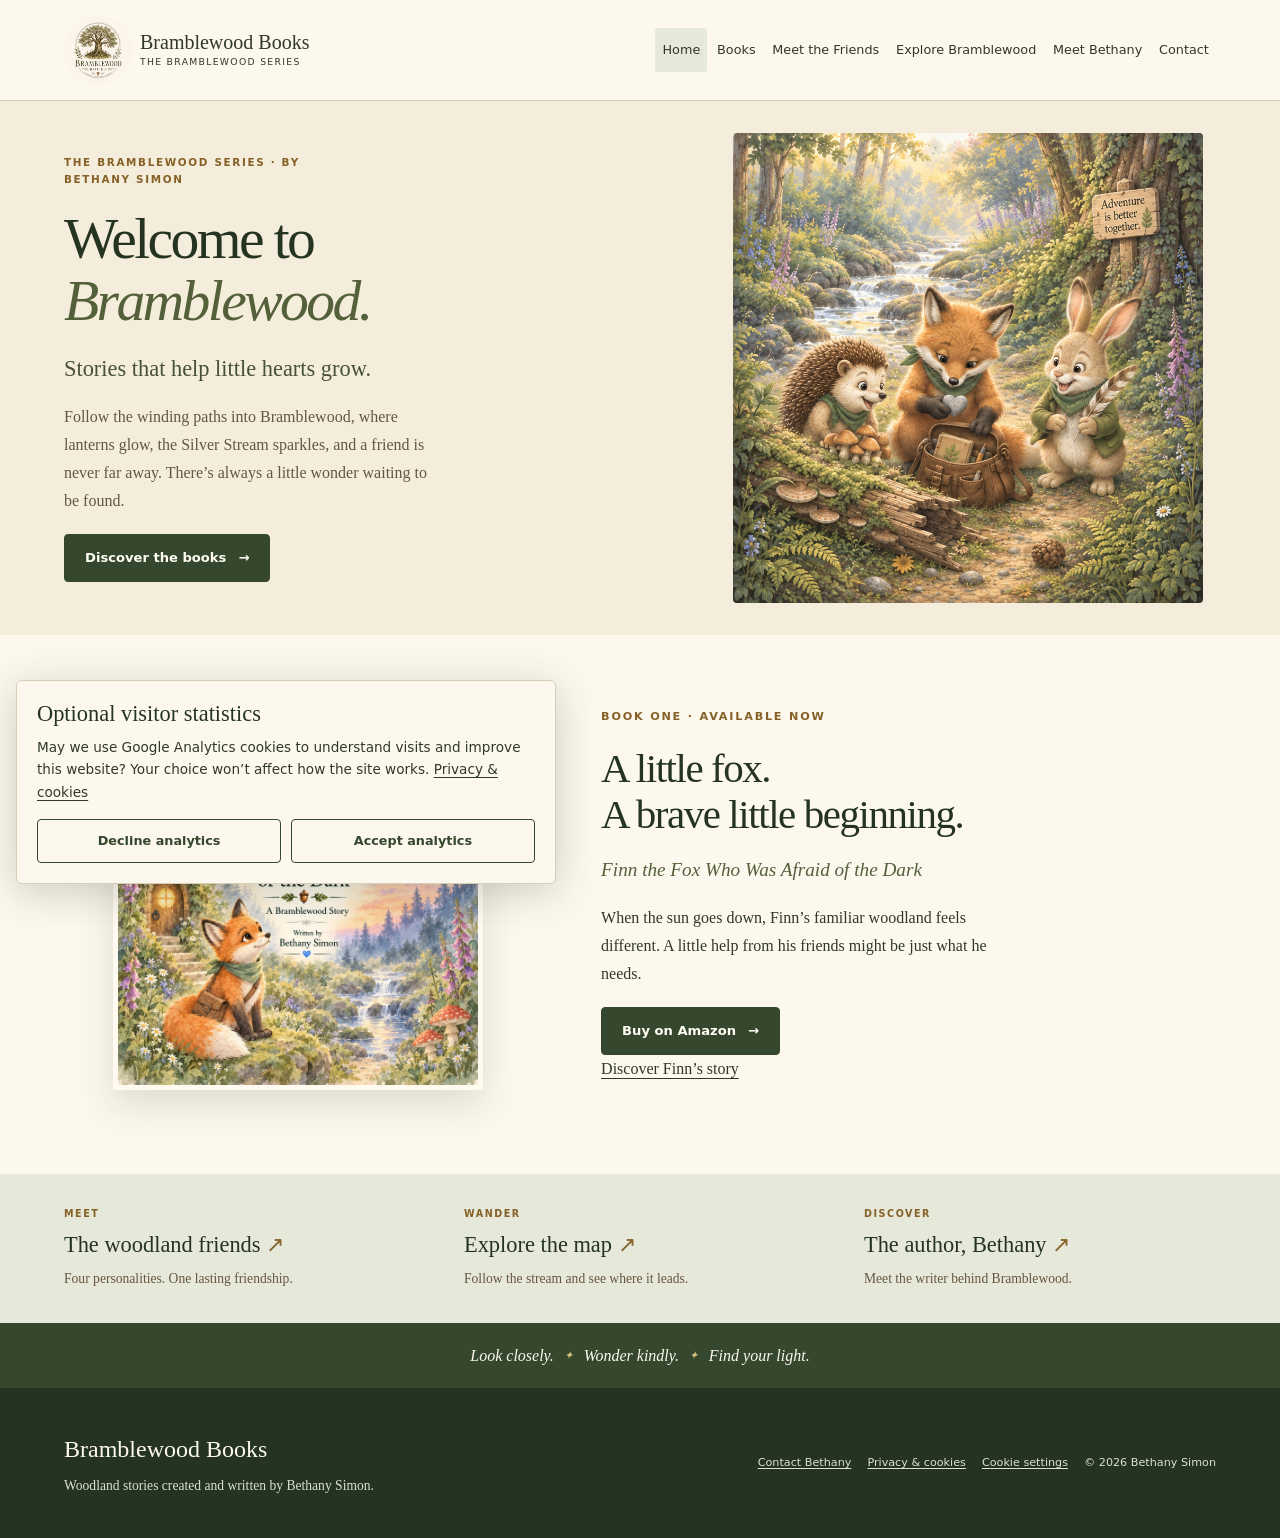
<file: index.html>
<!doctype html>
<html lang="en">
<head>
<meta charset="utf-8">
<meta name="viewport" content="width=device-width,initial-scale=1">
<meta name="theme-color" content="#234c37">
<link rel="stylesheet" href="styles.css?v=analytics-1">
<meta name="description" content="Discover Bramblewood Books by Bethany Simon: illustrated children’s woodland stories featuring Finn the Fox, Harry, Pip and Olive. Stories that help little hearts grow.">
<title>Bramblewood Books | Children’s Woodland Stories by Bethany Simon</title>
<style>
/* Homepage-only design: kept here so this update requires just index.html. */
.home-page .woodland-welcome{display:grid;background:#f5eddb;isolation:isolate}
.home-page .welcome-copy{padding:2.75rem var(--gutter) 2rem;align-self:center;min-width:0}
.home-page .welcome-copy .kicker{font-size:.65rem;line-height:1.7;max-width:35ch}
.home-page h1{font-size:clamp(2.8rem,4.5vw,4.5rem);letter-spacing:-.045em;line-height:1.08;margin:1rem 0 1.25rem}
.home-page h1 em{font-weight:400;color:#53603a}
.home-page .welcome-tagline{font-size:clamp(1.15rem,2vw,1.4rem);line-height:1.4;color:#465136}
.home-page .welcome-copy>p:not(.kicker):not(.welcome-tagline){max-width:46ch;color:var(--brown);font-size:1rem}
.home-page .welcome-copy .welcome-byline{font-style:italic;font-size:.8rem!important;margin:1rem 0 0}
.home-page .btn{gap:.75rem}
.home-page .welcome-illustration{overflow:hidden;min-width:0;position:relative;aspect-ratio:1.25}
.home-page .welcome-illustration img{position:absolute;inset:0;width:100%;height:100%;object-fit:cover;object-position:right}
.home-page .woodland-paths{display:grid;padding:1rem var(--gutter);background:#e6e8d9;gap:0}
.home-page .woodland-paths a{display:block;padding:1.2rem 0;text-decoration:none;border-bottom:1px solid #bbc1ac}
.home-page .woodland-paths a:last-child{border:0}
.home-page .woodland-paths .kicker{display:block;font-size:.6rem;margin:0 0 .45rem}
.home-page .woodland-paths strong{display:block;font-size:1.25rem;line-height:1.3;font-weight:400;color:var(--deep)}
.home-page .woodland-paths strong span{color:var(--gold);white-space:nowrap}
.home-page .woodland-paths a>span:last-child{display:block;font-size:.85rem;color:var(--brown);margin-top:.5rem}
.home-page .woodland-paths a:hover strong{text-decoration:underline;text-underline-offset:.2em}
.home-page .home-book{display:grid;gap:2.5rem;padding:3.5rem var(--gutter);max-width:1260px;margin:auto;align-items:center}
.home-page .home-book-cover{display:block;max-width:370px;width:85%;justify-self:center;box-shadow:0 15px 35px #30382725;transform:none;aspect-ratio:1/1;border:5px solid #fffaf0}
.home-page h2{font-size:clamp(2rem,3.2vw,3.1rem)}
.home-page .book-name{font-style:italic;font-size:1.2rem;color:#53603a;line-height:1.5}
.home-page .home-book-copy>p:not(.kicker){max-width:49ch}
.home-page .home-world{display:grid;gap:2rem;padding:3rem var(--gutter);background:#eee9d9;align-items:center}
.home-page .home-world-copy{max-width:520px}
.home-page .home-map-link{display:block;text-decoration:none;min-width:0;background:var(--paper);border:1px solid var(--line);padding:.5rem}
.home-page .home-map-link img{width:100%;height:auto}
.home-page .home-map-link>span{display:block;padding:.65rem;font-size:.8rem;text-align:center}
.home-page .home-map-link:hover>span{text-decoration:underline}
.home-page .home-author{padding:3.5rem var(--gutter);text-align:center;max-width:830px;margin:auto}
.home-page .home-flourish{display:block;font-size:2.5rem;color:var(--gold);margin-bottom:.5rem}
.home-page .home-author>p:not(.kicker){font-size:1.15rem;font-style:italic}
.home-page .home-author>a{display:inline-flex;align-items:center;gap:.5rem;min-height:44px;font-size:.9rem}
@media(min-width:650px){.home-page .woodland-paths{grid-template-columns:repeat(3,minmax(0,1fr));gap:1.5rem;padding-block:1.5rem}.home-page .woodland-paths a{border:0;padding:.5rem 0}.home-page .woodland-paths strong{font-size:1.15rem}.home-page .woodland-welcome{grid-template-columns:1.05fr 1fr}.home-page .welcome-illustration{aspect-ratio:auto;min-height:490px}.home-page .welcome-copy{padding-block:3rem}.home-page h1{font-size:clamp(2.7rem,4.5vw,4.5rem)}.home-page .home-book{grid-template-columns:minmax(0,.85fr) minmax(0,1.15fr);padding-block:4.5rem}.home-page .home-book-cover{width:95%}}
@media(min-width:1000px){.home-page .welcome-copy{padding-left:max(var(--gutter),calc((100vw - 1280px)/2));padding-right:3rem}.home-page .welcome-illustration{min-height:540px}.home-page .woodland-paths{padding-inline:max(var(--gutter),calc((100vw - 1280px)/2));gap:3rem}.home-page .woodland-paths strong{font-size:1.4rem}.home-page .home-world{grid-template-columns:minmax(0,.8fr) minmax(0,1.2fr);gap:4rem;padding-block:4rem;padding-inline:max(var(--gutter),calc((100vw - 1280px)/2))}.home-page .home-book{gap:5rem}}

/* Give the welcome illustration breathing room at every screen size. */
.home-page .welcome-illustration{width:calc(100% - 2 * var(--gutter));max-width:470px;min-height:0;aspect-ratio:1/1;align-self:center;justify-self:center;margin:0 0 2rem;border-radius:4px}
@media(min-width:650px){.home-page .welcome-illustration{width:85%;min-height:0;aspect-ratio:1/1;margin:2rem 0}}

.home-page .home-book-cover img{width:100%;height:auto;aspect-ratio:1/1;object-fit:contain}
</style>
<link rel="canonical" href="https://bramblewoodbooks.com/">
<script type="application/ld+json">{"@context": "https://schema.org", "@type": "WebSite", "name": "Bramblewood Books", "alternateName": "Bramblewood", "url": "https://bramblewoodbooks.com/"}</script>
</head>
<body>
<a class="skip-link" href="#main">Skip to content</a>
<header class="site-header">
  <a class="brand" href="index.html" aria-current="page">
    <img class="brand-logo" src="bramblewood-logo.jpg" width="1080" height="1080" alt="" decoding="async">
    <span><strong>Bramblewood Books</strong><small>The Bramblewood Series</small></span>
  </a>
  <button class="menu-toggle" type="button" aria-expanded="false" aria-controls="main-nav" hidden>Menu <span aria-hidden="true">☰</span></button>
  <nav id="main-nav" class="nav" aria-label="Main navigation">
    <a href="index.html" aria-current="page">Home</a>
    <a href="books.html">Books</a>
    <a href="friends.html">Meet the Friends</a>
    <a href="explore.html">Explore Bramblewood</a>
    <a href="about.html">Meet Bethany</a>
    <a href="contact.html">Contact</a>
  </nav>
</header>
<main id="main" class="home-page">
<section class="woodland-welcome" aria-labelledby="welcome-title">
  <div class="welcome-copy">
    <p class="kicker">THE BRAMBLEWOOD SERIES · BY BETHANY SIMON</p>
    <h1 id="welcome-title">Welcome to<br><em>Bramblewood.</em></h1>
    <p class="welcome-tagline">Stories that help little hearts grow.</p>
    <p>Follow the winding paths into Bramblewood, where lanterns glow, the Silver Stream sparkles, and a friend is never far away. There’s always a little wonder waiting to be found.</p>
    <a class="btn btn-primary" href="books.html">Discover the books <span aria-hidden="true">→</span></a>

  </div>
  <div class="welcome-illustration"><img src="woodland-adventure.png" width="1774" height="887" fetchpriority="high" decoding="async" alt="Harry, Finn and Pip discovering woodland treasures beside a sunlit stream."></div>
</section>

<section class="home-book" aria-labelledby="finn-title">
  <a class="home-book-cover" href="books.html"><img src="finn-cover-new-watercolor.webp" width="1254" height="1254" loading="lazy" decoding="async" alt="Discover Finn the Fox Who Was Afraid of the Dark, by Bethany Simon."></a>
  <div class="home-book-copy"><p class="kicker">BOOK ONE · AVAILABLE NOW</p><h2 id="finn-title">A little fox.<br>A brave little beginning.</h2><p class="book-name">Finn the Fox Who Was Afraid of the Dark</p><p>When the sun goes down, Finn’s familiar woodland feels different. A little help from his friends might be just what he needs.</p><a class="btn btn-primary" href="https://www.amazon.co.uk/dp/B0HK452TJD">Buy on Amazon <span aria-hidden="true">→</span></a><p><a href="books.html">Discover Finn’s story</a></p></div>
</section>

<nav class="woodland-paths" aria-label="More to discover">
<a href="friends.html"><span class="kicker">MEET</span><strong>The woodland friends <span aria-hidden="true">↗</span></strong><span>Four personalities. One lasting friendship.</span></a>
<a href="explore.html"><span class="kicker">WANDER</span><strong>Explore the map <span aria-hidden="true">↗</span></strong><span>Follow the stream and see where it leads.</span></a>
<a href="about.html"><span class="kicker">DISCOVER</span><strong>The author, Bethany <span aria-hidden="true">↗</span></strong><span>Meet the writer behind Bramblewood.</span></a>
</nav>
<div class="welcome-strip"><p>Look closely.</p><span>✦</span><p>Wonder kindly.</p><span>✦</span><p>Find your light.</p></div>
</main>
<footer>
  <div>
    <strong>Bramblewood Books</strong>
    <p>Woodland stories created and written by Bethany Simon.</p>
  </div>
  <div class="footer-right">
    <a href="contact.html">Contact Bethany</a>
    <a href="privacy.html">Privacy &amp; cookies</a>
    <button class="cookie-settings" type="button" data-analytics-settings hidden>Cookie settings</button>
    <span>© 2026 Bethany Simon</span>
  </div>
</footer>
<script src="script.js?v=concise-1"></script>
<aside id="analytics-choice" class="analytics-choice" aria-labelledby="analytics-heading" hidden>
<h2 id="analytics-heading">Optional visitor statistics</h2>
<p>May we use Google Analytics cookies to understand visits and improve this website? Your choice won’t affect how the site works. <a href="privacy.html">Privacy &amp; cookies</a></p>
<div class="analytics-buttons"><button type="button" data-analytics-choice="decline">Decline analytics</button><button type="button" data-analytics-choice="accept">Accept analytics</button></div>
</aside>
<script src="analytics.js?v=1" defer></script>
</body>
</html>
</file>
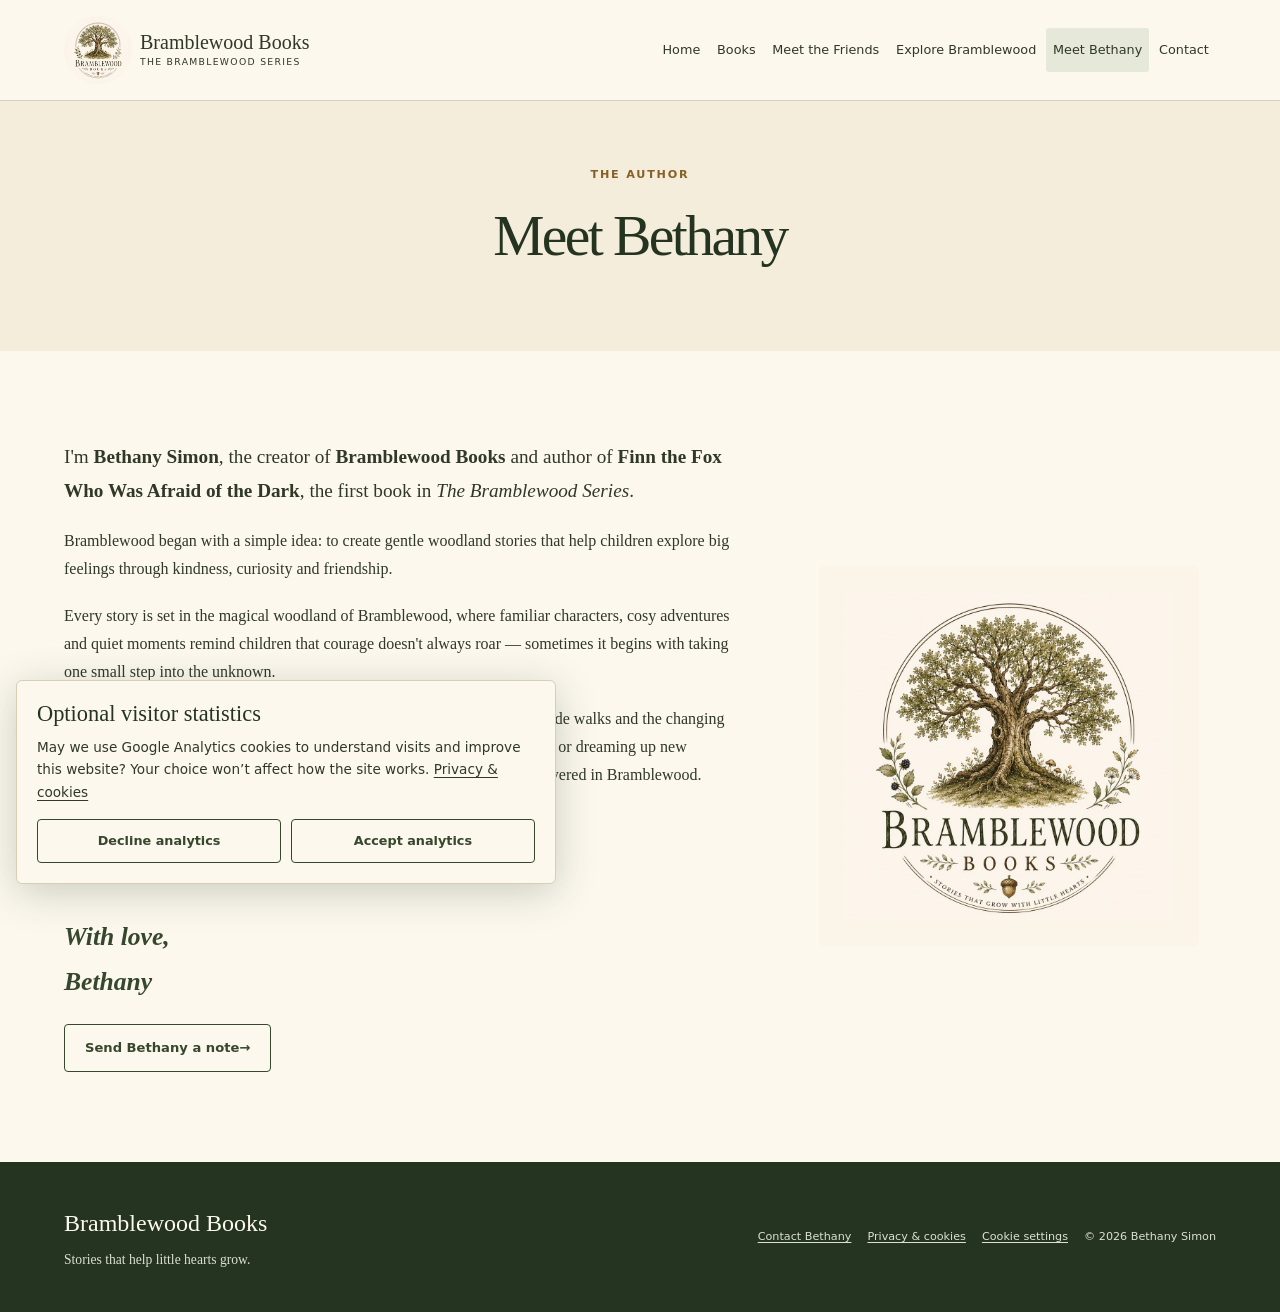
<file: about.html>
<!doctype html>
<html lang="en">
<head>
<meta charset="utf-8">
<meta name="viewport" content="width=device-width,initial-scale=1">
<meta name="theme-color" content="#234c37">
<link rel="stylesheet" href="styles.css?v=analytics-1">
<meta name="description" content="Meet Bethany Simon, creator of Bramblewood Books.">
<title>Meet Bethany | Bramblewood Books</title>
<link rel="canonical" href="https://bramblewoodbooks.com/about.html">
</head>
<body>
<a class="skip-link" href="#main">Skip to content</a>
<header class="site-header">
  <a class="brand" href="index.html">
    <img class="brand-logo" src="bramblewood-logo.jpg" width="1080" height="1080" alt="" decoding="async">
    <span><strong>Bramblewood Books</strong><small>The Bramblewood Series</small></span>
  </a>
  <button class="menu-toggle" type="button" aria-expanded="false" aria-controls="main-nav" hidden>Menu <span aria-hidden="true">☰</span></button>
  <nav id="main-nav" class="nav" aria-label="Main navigation">
    <a href="index.html">Home</a>
    <a href="books.html">Books</a>
    <a href="friends.html">Meet the Friends</a>
    <a href="explore.html">Explore Bramblewood</a>
    <a href="about.html" aria-current="page">Meet Bethany</a>
    <a href="contact.html">Contact</a>
  </nav>
</header>
<main id="main">

<section class="page-hero"><p class="kicker">THE AUTHOR</p><h1>Meet Bethany</h1></section>
<section class="section about-page">
<div class="author-copy">
<p>I'm <strong>Bethany Simon</strong>, the creator of <strong>Bramblewood Books</strong> and author of <strong>Finn the Fox Who Was Afraid of the Dark</strong>, the first book in <em>The Bramblewood Series</em>.</p>
<p>Bramblewood began with a simple idea: to create gentle woodland stories that help children explore big feelings through kindness, curiosity and friendship.</p>
<p>Every story is set in the magical woodland of Bramblewood, where familiar characters, cosy adventures and quiet moments remind children that courage doesn't always roar — sometimes it begins with taking one small step into the unknown.</p>
<p>I live in <strong>West Sussex</strong>, where I'm often inspired by nature, peaceful countryside walks and the changing seasons. When I'm not writing, you'll usually find me exploring the outdoors or dreaming up new adventures for Finn, Pip, Harry, Olive and all the friends waiting to be discovered in Bramblewood.</p>
<p>Thank you for visiting.</p>
<p>I hope you'll join us on many more woodland adventures.</p>
<p class="signoff"><strong>With love,<br>Bethany</strong></p>
<a class="btn btn-ghost" href="contact.html">Send Bethany a note <span aria-hidden="true">→</span></a>
</div>
<figure class="author-emblem"><img src="bramblewood-logo.jpg" width="1080" height="1080" alt="Bramblewood Books oak-tree emblem. Stories that grow with little hearts." loading="lazy"></figure>
</section>
</main>
<footer>
  <div>
    <strong>Bramblewood Books</strong>
    <p>Stories that help little hearts grow.</p>
  </div>
  <div class="footer-right">
    <a href="contact.html">Contact Bethany</a>
    <a href="privacy.html">Privacy &amp; cookies</a>
    <button class="cookie-settings" type="button" data-analytics-settings hidden>Cookie settings</button>
    <span>© 2026 Bethany Simon</span>
  </div>
</footer>
<script src="script.js?v=concise-1"></script>
<aside id="analytics-choice" class="analytics-choice" aria-labelledby="analytics-heading" hidden>
<h2 id="analytics-heading">Optional visitor statistics</h2>
<p>May we use Google Analytics cookies to understand visits and improve this website? Your choice won’t affect how the site works. <a href="privacy.html">Privacy &amp; cookies</a></p>
<div class="analytics-buttons"><button type="button" data-analytics-choice="decline">Decline analytics</button><button type="button" data-analytics-choice="accept">Accept analytics</button></div>
</aside>
<script src="analytics.js?v=1" defer></script>
</body>
</html>
</file>
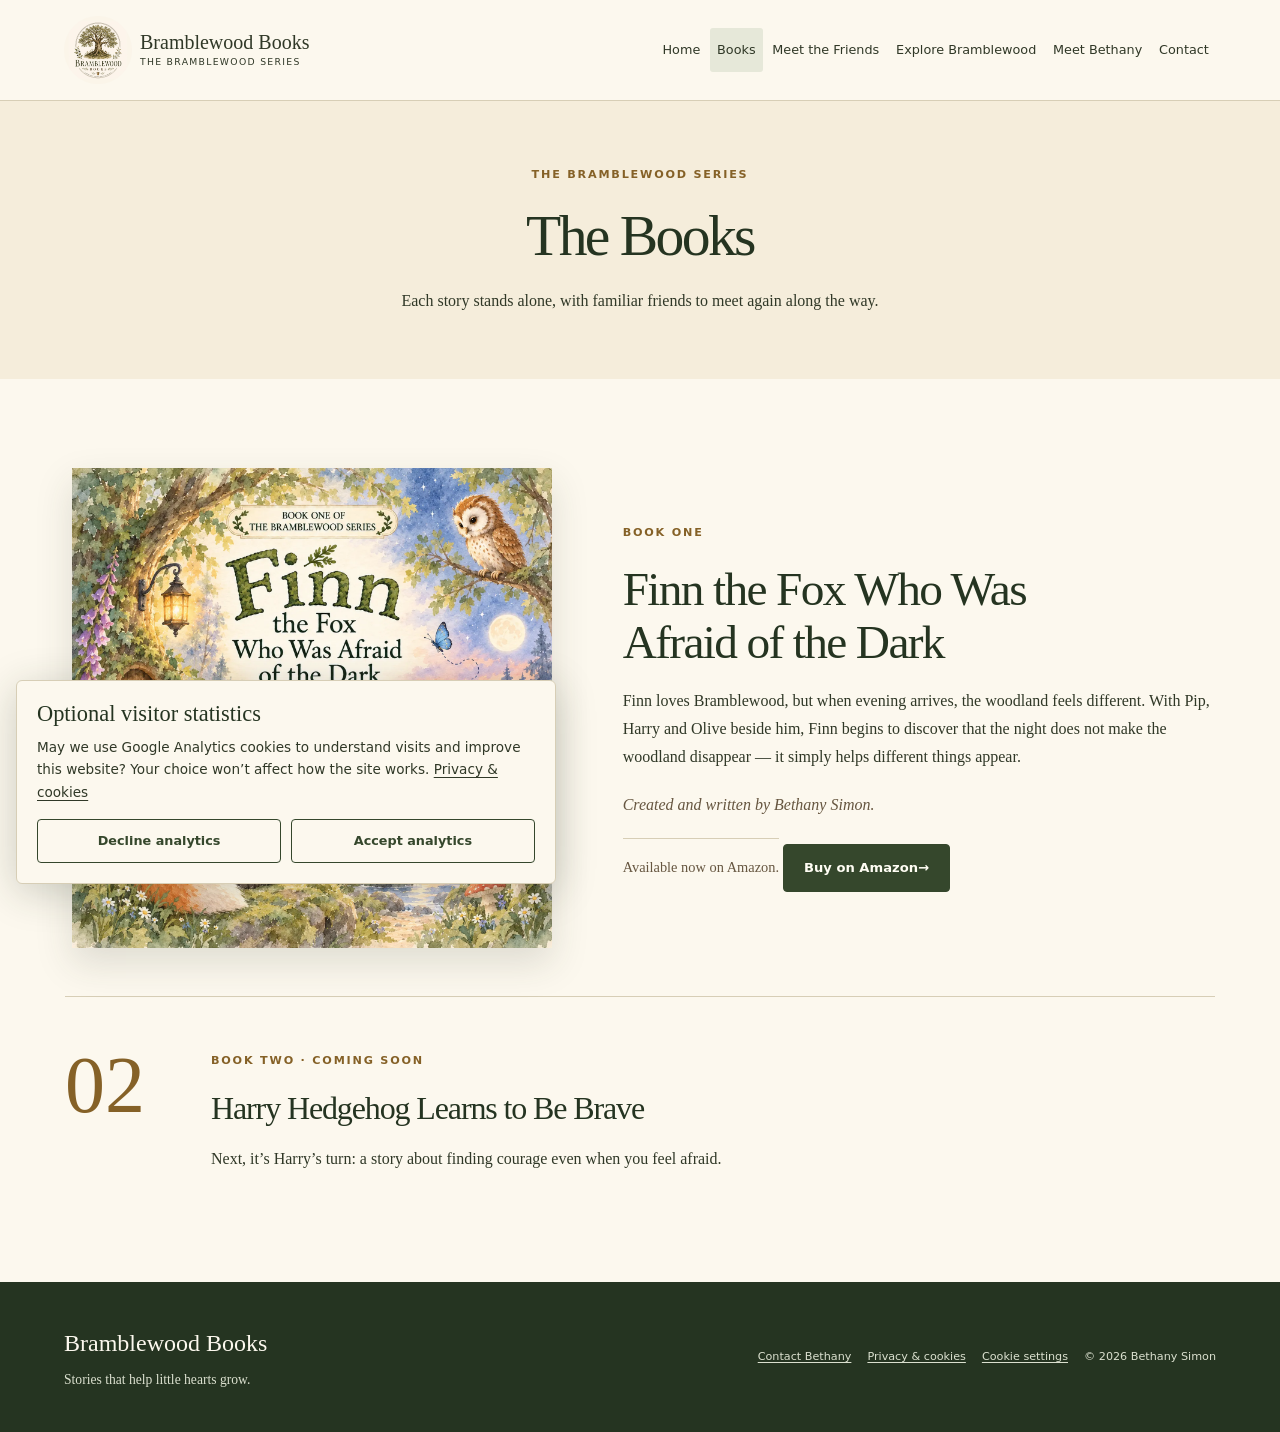
<file: books.html>
<!doctype html>
<html lang="en">
<head>
<meta charset="utf-8">
<meta name="viewport" content="width=device-width,initial-scale=1">
<meta name="theme-color" content="#234c37">
<link rel="stylesheet" href="styles.css?v=analytics-1">
<meta name="description" content="Discover the books in The Bramblewood Series by Bethany Simon.">
<title>Books | Bramblewood Books</title>
<link rel="canonical" href="https://bramblewoodbooks.com/books.html">
</head>
<body>
<a class="skip-link" href="#main">Skip to content</a>
<header class="site-header">
  <a class="brand" href="index.html">
    <img class="brand-logo" src="bramblewood-logo.jpg" width="1080" height="1080" alt="" decoding="async">
    <span><strong>Bramblewood Books</strong><small>The Bramblewood Series</small></span>
  </a>
  <button class="menu-toggle" type="button" aria-expanded="false" aria-controls="main-nav" hidden>Menu <span aria-hidden="true">☰</span></button>
  <nav id="main-nav" class="nav" aria-label="Main navigation">
    <a href="index.html">Home</a>
    <a href="books.html" aria-current="page">Books</a>
    <a href="friends.html">Meet the Friends</a>
    <a href="explore.html">Explore Bramblewood</a>
    <a href="about.html">Meet Bethany</a>
    <a href="contact.html">Contact</a>
  </nav>
</header>
<main id="main">

<section class="page-hero">
  <p class="kicker">THE BRAMBLEWOOD SERIES</p>
  <h1>The Books</h1>
  <p>Each story stands alone, with familiar friends to meet again along the way.</p>
</section>
<section class="section">
  <article class="book-card feature-card">
    <img src="finn-cover-new-watercolor.webp" width="1254" height="1254" decoding="async" fetchpriority="high" alt="Finn the Fox Who Was Afraid of the Dark">
    <div class="book-copy">
      <span class="tag">BOOK ONE</span>
      <h2>Finn the Fox Who Was Afraid of the Dark</h2>
      <p>Finn loves Bramblewood, but when evening arrives, the woodland feels different. With Pip, Harry and Olive beside him, Finn begins to discover that the night does not make the woodland disappear — it simply helps different things appear.</p>
      <p class="book-sub">Created and written by Bethany Simon.</p>
      <p class="availability">Available now on Amazon.</p>
      <a class="btn btn-primary" href="https://www.amazon.co.uk/dp/B0HK452TJD">Buy on Amazon <span aria-hidden="true">→</span></a>
    </div>
  </article>
  <article class="book-card next-card">
    <div class="next-number" aria-hidden="true">02</div>
    <div class="book-copy">
      <span class="tag">BOOK TWO · COMING SOON</span>
      <h2>Harry Hedgehog Learns to Be Brave</h2>
      <p>Next, it’s Harry’s turn: a story about finding courage even when you feel afraid.</p>
    </div>
  </article>
</section>

</main>
<footer>
  <div>
    <strong>Bramblewood Books</strong>
    <p>Stories that help little hearts grow.</p>
  </div>
  <div class="footer-right">
    <a href="contact.html">Contact Bethany</a>
    <a href="privacy.html">Privacy &amp; cookies</a>
    <button class="cookie-settings" type="button" data-analytics-settings hidden>Cookie settings</button>
    <span>© 2026 Bethany Simon</span>
  </div>
</footer>
<script src="script.js?v=concise-1"></script>
<aside id="analytics-choice" class="analytics-choice" aria-labelledby="analytics-heading" hidden>
<h2 id="analytics-heading">Optional visitor statistics</h2>
<p>May we use Google Analytics cookies to understand visits and improve this website? Your choice won’t affect how the site works. <a href="privacy.html">Privacy &amp; cookies</a></p>
<div class="analytics-buttons"><button type="button" data-analytics-choice="decline">Decline analytics</button><button type="button" data-analytics-choice="accept">Accept analytics</button></div>
</aside>
<script src="analytics.js?v=1" defer></script>
</body>
</html>
</file>
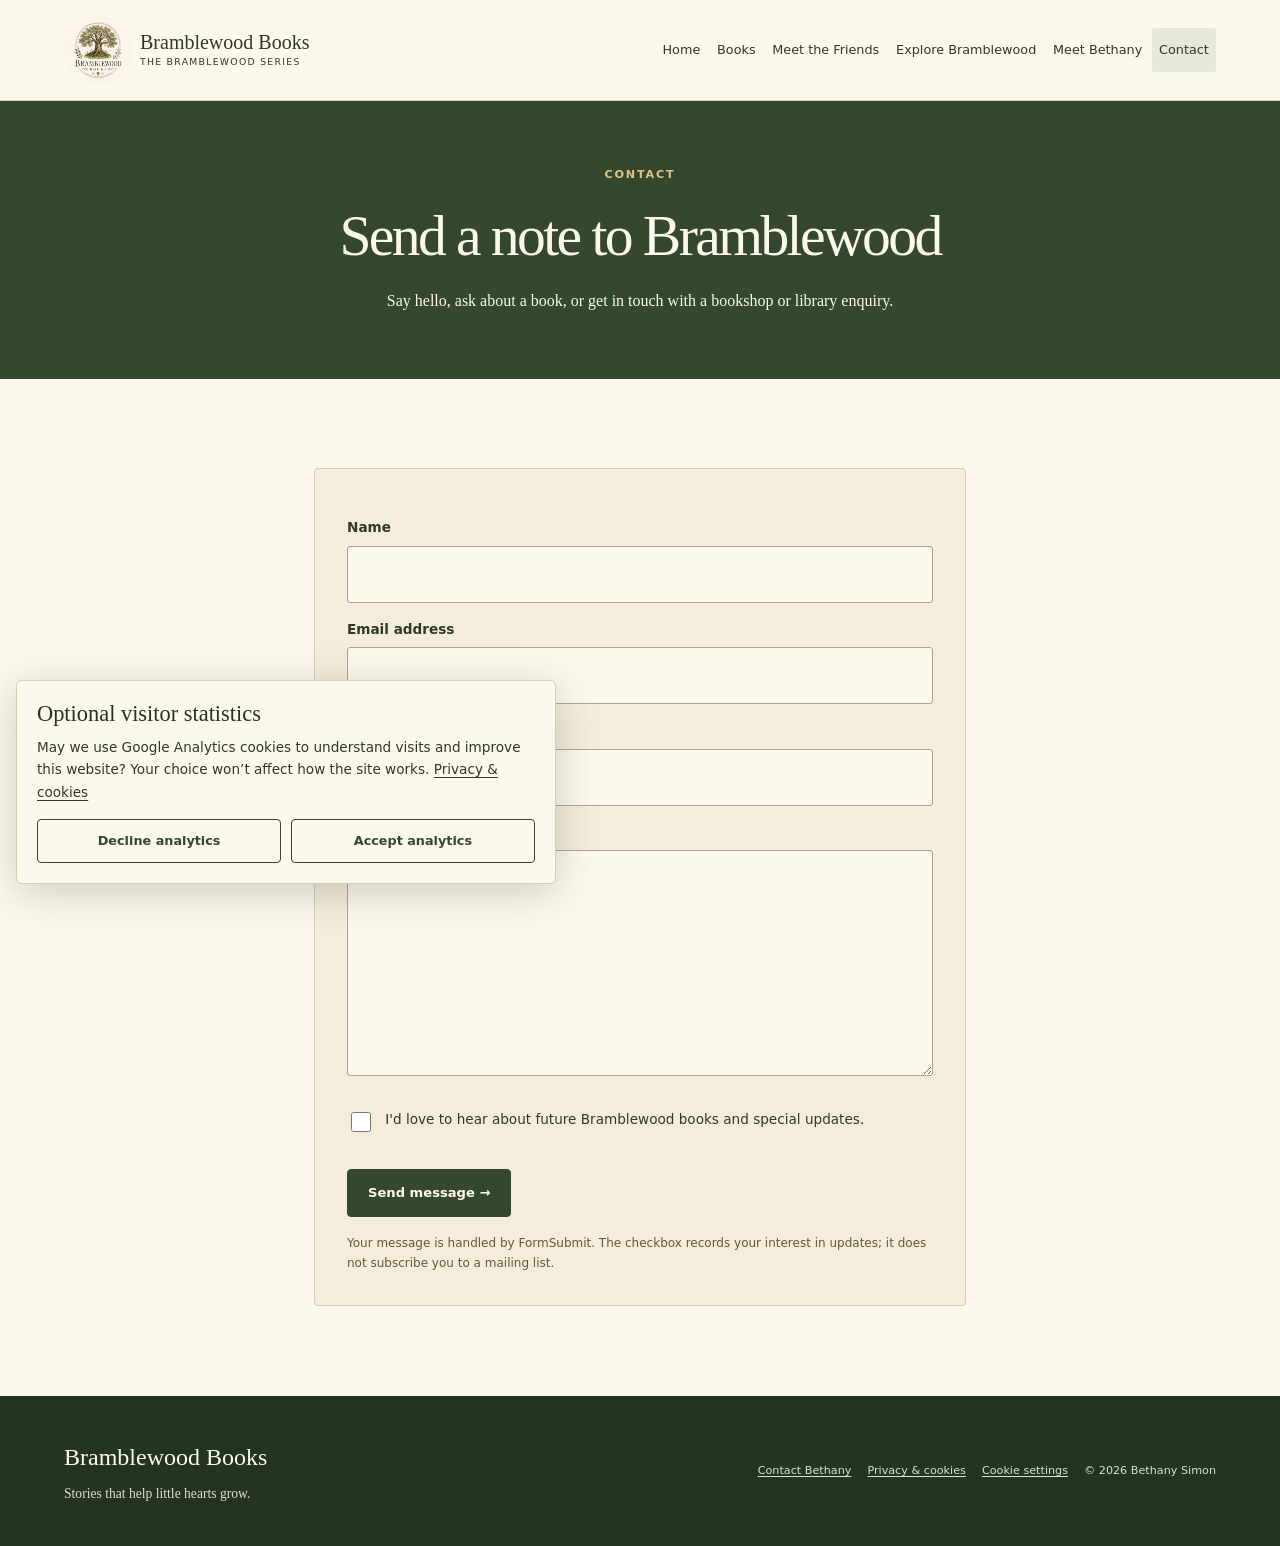
<file: contact.html>
<!doctype html>
<html lang="en">
<head>
<meta charset="utf-8">
<meta name="viewport" content="width=device-width,initial-scale=1">
<meta name="theme-color" content="#234c37">
<link rel="stylesheet" href="styles.css?v=analytics-1">
<meta name="description" content="Contact Bramblewood Books for reader, bookshop and library enquiries.">
<title>Contact | Bramblewood Books</title>
<link rel="canonical" href="https://bramblewoodbooks.com/contact.html">
</head>
<body>
<a class="skip-link" href="#main">Skip to content</a>
<header class="site-header">
  <a class="brand" href="index.html">
    <img class="brand-logo" src="bramblewood-logo.jpg" width="1080" height="1080" alt="" decoding="async">
    <span><strong>Bramblewood Books</strong><small>The Bramblewood Series</small></span>
  </a>
  <button class="menu-toggle" type="button" aria-expanded="false" aria-controls="main-nav" hidden>Menu <span aria-hidden="true">☰</span></button>
  <nav id="main-nav" class="nav" aria-label="Main navigation">
    <a href="index.html">Home</a>
    <a href="books.html">Books</a>
    <a href="friends.html">Meet the Friends</a>
    <a href="explore.html">Explore Bramblewood</a>
    <a href="about.html">Meet Bethany</a>
    <a href="contact.html" aria-current="page">Contact</a>
  </nav>
</header>
<main id="main">

<section class="page-hero dark">
  <p class="kicker">CONTACT</p>
  <h1>Send a note to Bramblewood</h1>
  <p>Say hello, ask about a book, or get in touch with a bookshop or library enquiry.</p>
</section>
<section class="section contact-grid">


  <form class="contact-form" action="https://formsubmit.co/bethany-simon@outlook.com" method="POST">
    <input type="hidden" name="_subject" value="New message from Bramblewood Books">
    <input type="hidden" name="_next" value="https://bramblewoodbooks.com/thanks.html">
    <input type="hidden" name="_captcha" value="true">
    <input type="text" name="_honey" style="display:none" tabindex="-1" autocomplete="off" aria-label="Leave this field empty">

    <label for="name">Name</label>
    <input id="name" name="name" type="text" autocomplete="name" required>

    <label for="email">Email address</label>
    <input id="email" name="email" type="email" autocomplete="email" required>

    <label for="subject">Subject</label>
    <input id="subject" name="subject" type="text" required>

    <label for="message">Your message</label>
    <textarea id="message" name="message" rows="7" required></textarea>

    <label class="checkbox-row">
      <input type="checkbox" name="newsletter_interest" value="Yes">
      <span>I'd love to hear about future Bramblewood books and special updates.</span>
    </label>

    <button class="btn btn-primary form-button" type="submit">Send message →</button>
    <p class="form-note">Your message is handled by FormSubmit. The checkbox records your interest in updates; it does not subscribe you to a mailing list.</p>
  </form>
</section>

</main>
<footer>
  <div>
    <strong>Bramblewood Books</strong>
    <p>Stories that help little hearts grow.</p>
  </div>
  <div class="footer-right">
    <a href="contact.html">Contact Bethany</a>
    <a href="privacy.html">Privacy &amp; cookies</a>
    <button class="cookie-settings" type="button" data-analytics-settings hidden>Cookie settings</button>
    <span>© 2026 Bethany Simon</span>
  </div>
</footer>
<script src="script.js?v=concise-1"></script>
<aside id="analytics-choice" class="analytics-choice" aria-labelledby="analytics-heading" hidden>
<h2 id="analytics-heading">Optional visitor statistics</h2>
<p>May we use Google Analytics cookies to understand visits and improve this website? Your choice won’t affect how the site works. <a href="privacy.html">Privacy &amp; cookies</a></p>
<div class="analytics-buttons"><button type="button" data-analytics-choice="decline">Decline analytics</button><button type="button" data-analytics-choice="accept">Accept analytics</button></div>
</aside>
<script src="analytics.js?v=1" defer></script>
</body>
</html>
</file>
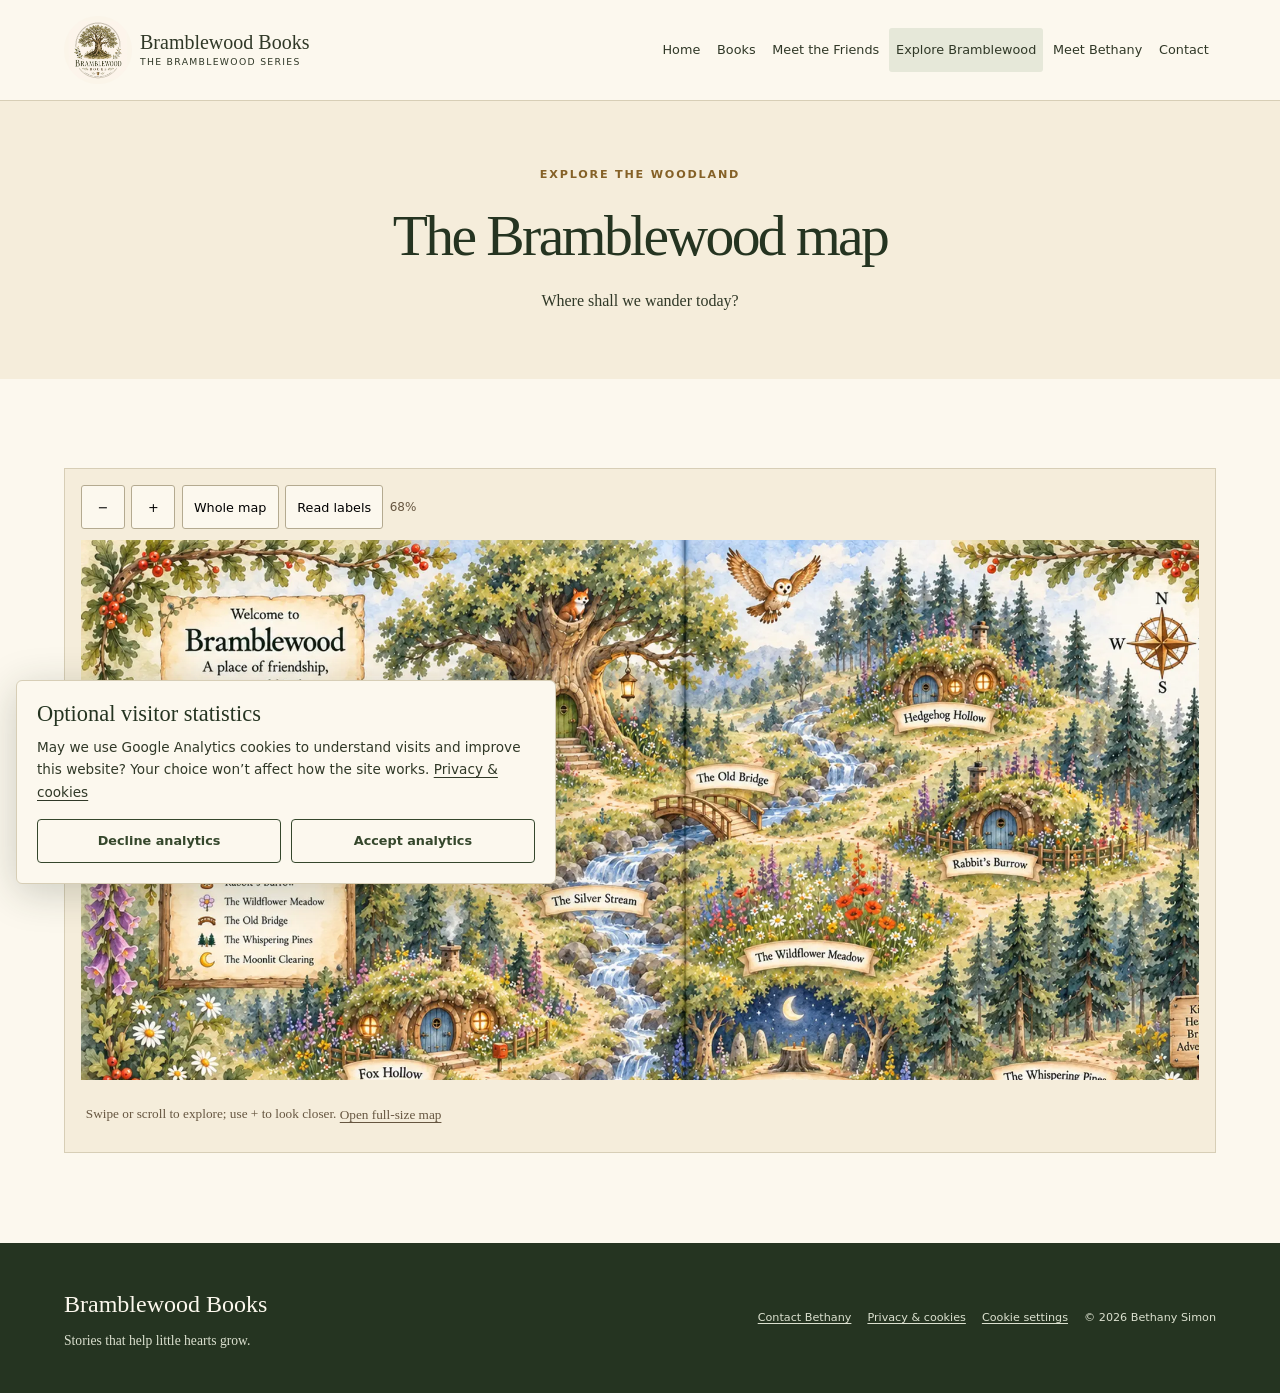
<file: explore.html>
<!doctype html>
<html lang="en">
<head>
<meta charset="utf-8">
<meta name="viewport" content="width=device-width,initial-scale=1">
<meta name="theme-color" content="#234c37">
<link rel="stylesheet" href="styles.css?v=analytics-1">
<meta name="description" content="Explore the magical woodland world of Bramblewood.">
<title>Explore Bramblewood | Bramblewood Books</title>
<link rel="canonical" href="https://bramblewoodbooks.com/explore.html">
</head>
<body>
<a class="skip-link" href="#main">Skip to content</a>
<header class="site-header">
  <a class="brand" href="index.html">
    <img class="brand-logo" src="bramblewood-logo.jpg" width="1080" height="1080" alt="" decoding="async">
    <span><strong>Bramblewood Books</strong><small>The Bramblewood Series</small></span>
  </a>
  <button class="menu-toggle" type="button" aria-expanded="false" aria-controls="main-nav" hidden>Menu <span aria-hidden="true">☰</span></button>
  <nav id="main-nav" class="nav" aria-label="Main navigation">
    <a href="index.html">Home</a>
    <a href="books.html">Books</a>
    <a href="friends.html">Meet the Friends</a>
    <a href="explore.html" aria-current="page">Explore Bramblewood</a>
    <a href="about.html">Meet Bethany</a>
    <a href="contact.html">Contact</a>
  </nav>
</header>
<main id="main">

<section class="page-hero">
  <p class="kicker">EXPLORE THE WOODLAND</p>
  <h1>The Bramblewood map</h1>
  <p>Where shall we wander today?</p>
</section>
<section class="section world">
  <figure class="map-frame">
    <div class="map-toolbar" hidden><button type="button" data-zoom="out" aria-label="Zoom out">−</button><button type="button" data-zoom="in" aria-label="Zoom in">+</button><button type="button" data-zoom="fit">Whole map</button><button type="button" data-zoom="detail">Read labels</button><output id="map-status" aria-live="polite"></output></div>
    <div class="map-viewport" tabindex="0" role="region" aria-label="Bramblewood map. Scroll to explore" aria-describedby="map-help"><img src="bramblewood-map-watercolor.webp" width="2048" height="1024" alt="Bramblewood map: the Great Oak in the northwest, Hedgehog Hollow northeast, Rabbit’s Burrow east, Fox Hollow southwest; the Silver Stream and Old Bridge run through the centre, with Wildflower Meadow, Whispering Pines and Moonlit Clearing to the south."></div>
    <figcaption id="map-help">Swipe or scroll to explore; use + to look closer. <a href="bramblewood-map-watercolor.webp">Open full-size map</a></figcaption>
  </figure>
</section>

</main>
<footer>
  <div>
    <strong>Bramblewood Books</strong>
    <p>Stories that help little hearts grow.</p>
  </div>
  <div class="footer-right">
    <a href="contact.html">Contact Bethany</a>
    <a href="privacy.html">Privacy &amp; cookies</a>
    <button class="cookie-settings" type="button" data-analytics-settings hidden>Cookie settings</button>
    <span>© 2026 Bethany Simon</span>
  </div>
</footer>
<script src="script.js?v=concise-1"></script>
<aside id="analytics-choice" class="analytics-choice" aria-labelledby="analytics-heading" hidden>
<h2 id="analytics-heading">Optional visitor statistics</h2>
<p>May we use Google Analytics cookies to understand visits and improve this website? Your choice won’t affect how the site works. <a href="privacy.html">Privacy &amp; cookies</a></p>
<div class="analytics-buttons"><button type="button" data-analytics-choice="decline">Decline analytics</button><button type="button" data-analytics-choice="accept">Accept analytics</button></div>
</aside>
<script src="analytics.js?v=1" defer></script>
</body>
</html>
</file>
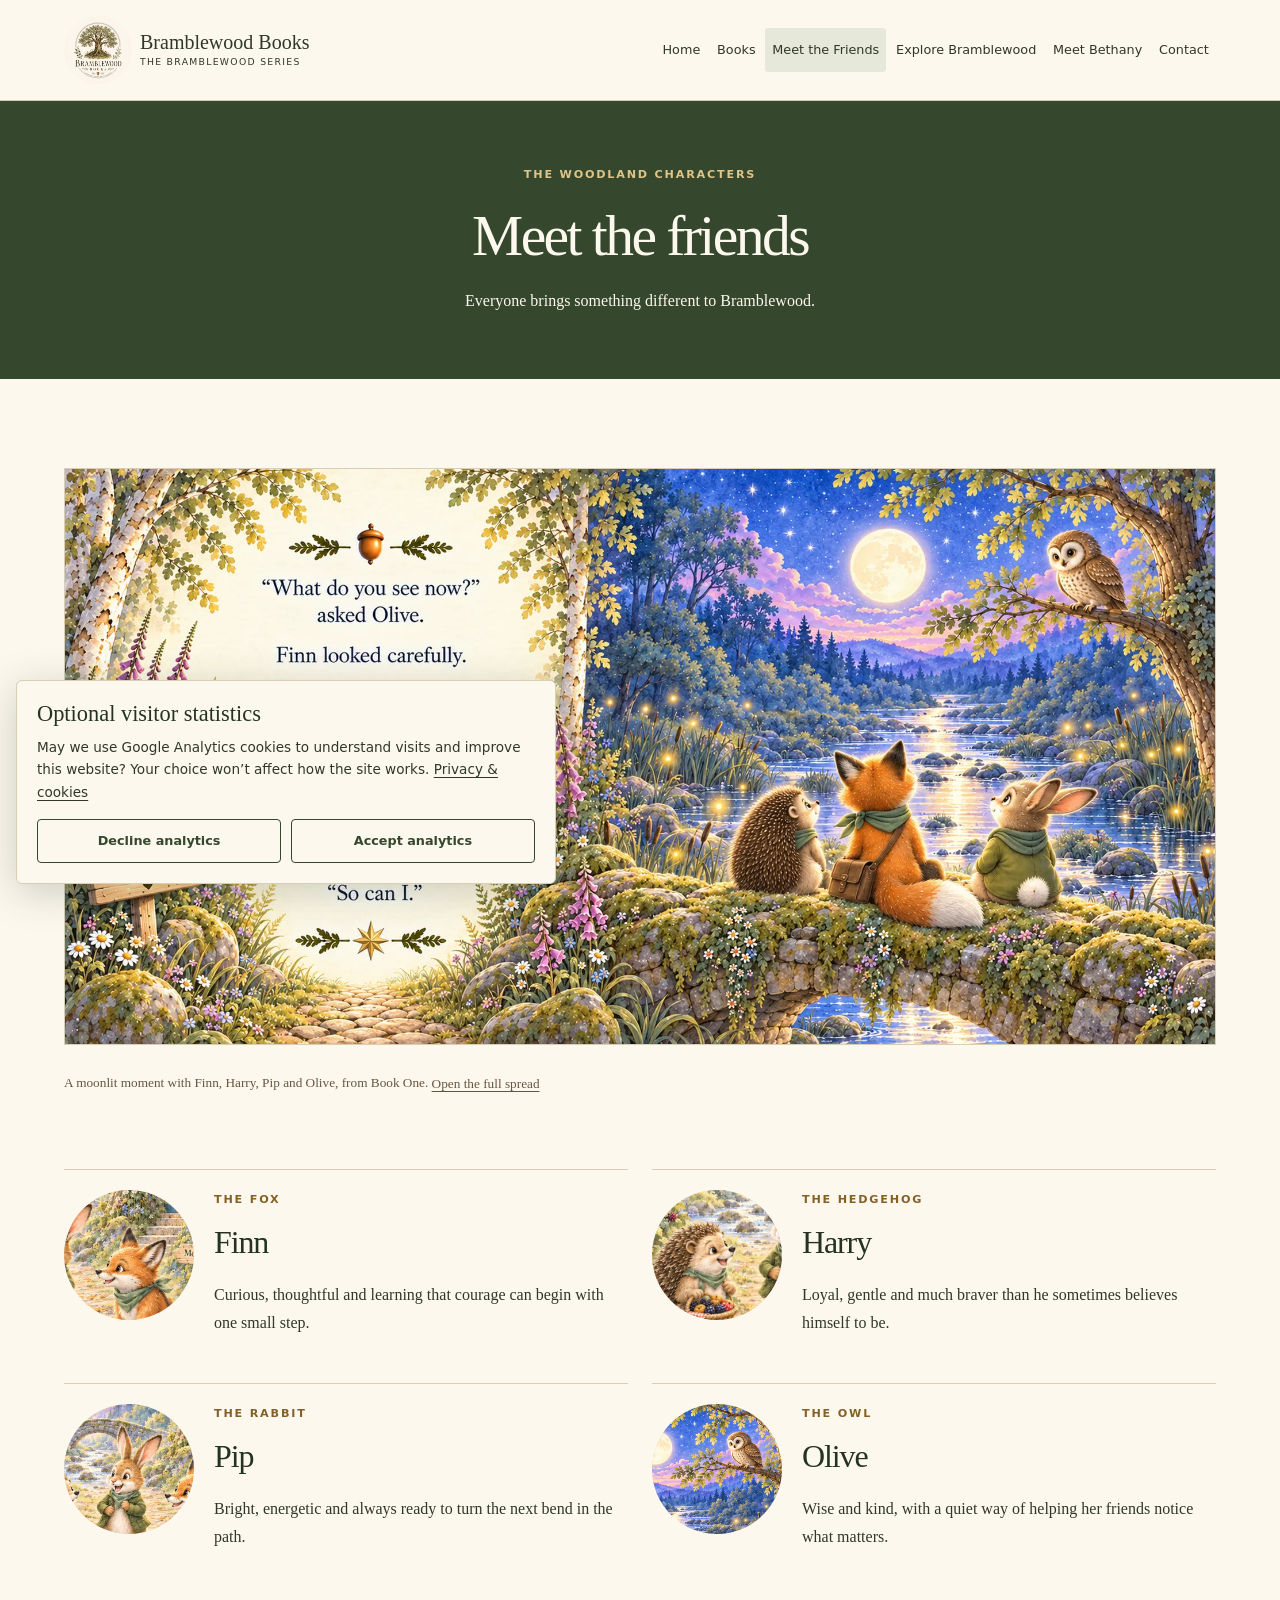
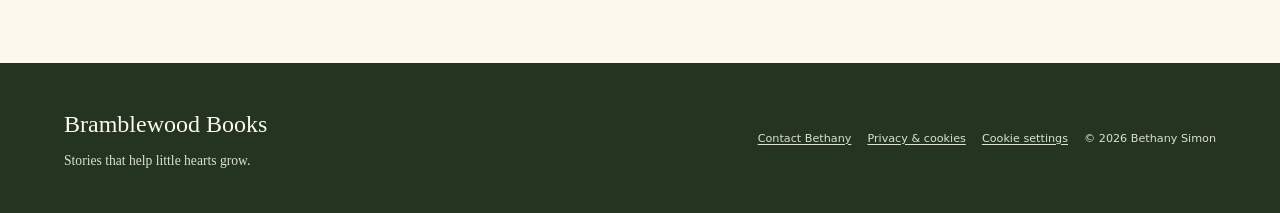
<file: friends.html>
<!doctype html>
<html lang="en">
<head>
<meta charset="utf-8">
<meta name="viewport" content="width=device-width,initial-scale=1">
<meta name="theme-color" content="#234c37">
<link rel="stylesheet" href="styles.css?v=analytics-1">
<meta name="description" content="Meet Finn, Harry, Pip and Olive from The Bramblewood Series.">
<title>Meet the Friends | Bramblewood Books</title>
<style>
.friend-portrait{position:relative;width:160px;max-width:100%;aspect-ratio:1;overflow:hidden;border-radius:50%;margin:0 0 1.2rem;background:#f5eddb}
.friend-portrait img{position:absolute;width:400%;max-width:none;height:auto}
.friend-portrait.finn img{width:500%;left:-365%;top:-73%}
.friend-portrait.olive img{left:-284%;top:0}

.friend-portrait.harry img{width:600%;left:-315%;top:-115%}
.friend-portrait.pip img{width:450%;left:-272%;top:-52%}
@media(min-width:650px){.friend-grid{grid-template-columns:repeat(2,minmax(0,1fr))}.friend-card{display:grid;grid-template-columns:130px minmax(0,1fr);column-gap:1.25rem;align-content:start}.friend-portrait{grid-row:1/4;width:130px}.friend-card>.kicker{grid-column:2}.friend-card>h2,.friend-card>p:not(.kicker){grid-column:2}}
</style>
<link rel="canonical" href="https://bramblewoodbooks.com/friends.html">
</head>
<body>
<a class="skip-link" href="#main">Skip to content</a>
<header class="site-header">
  <a class="brand" href="index.html">
    <img class="brand-logo" src="bramblewood-logo.jpg" width="1080" height="1080" alt="" decoding="async">
    <span><strong>Bramblewood Books</strong><small>The Bramblewood Series</small></span>
  </a>
  <button class="menu-toggle" type="button" aria-expanded="false" aria-controls="main-nav" hidden>Menu <span aria-hidden="true">☰</span></button>
  <nav id="main-nav" class="nav" aria-label="Main navigation">
    <a href="index.html">Home</a>
    <a href="books.html">Books</a>
    <a href="friends.html" aria-current="page">Meet the Friends</a>
    <a href="explore.html">Explore Bramblewood</a>
    <a href="about.html">Meet Bethany</a>
    <a href="contact.html">Contact</a>
  </nav>
</header>
<main id="main">

<section class="page-hero dark">
  <p class="kicker">THE WOODLAND CHARACTERS</p>
  <h1>Meet the friends</h1>
  <p>Everyone brings something different to Bramblewood.</p>
</section>
<section class="section">
  <figure class="wide-art"><img src="finn-interior-moonlit-olive.webp" width="1774" height="887" decoding="async" loading="lazy" alt="An illustrated spread from Finn’s story: Finn, Harry and Pip look towards Olive beneath the moonlit sky"><figcaption>A moonlit moment with Finn, Harry, Pip and Olive, from Book One. <a href="finn-interior-moonlit-olive.webp">Open the full spread</a></figcaption></figure>
  <div class="friend-grid">
    <article class="friend-card light-card"><div class="friend-portrait finn"><img src="finn-interior-finn-pip-harry.webp" width="1774" height="887" loading="lazy" alt="Finn in the final Bramblewood book artwork"></div><p class="kicker">THE FOX</p><h2>Finn</h2><p>Curious, thoughtful and learning that courage can begin with one small step.</p></article>
    <article class="friend-card light-card"><div class="friend-portrait harry"><img src="finn-interior-finn-pip-harry.webp" width="1774" height="887" loading="lazy" alt="Harry in the final Bramblewood book artwork"></div><p class="kicker">THE HEDGEHOG</p><h2>Harry</h2><p>Loyal, gentle and much braver than he sometimes believes himself to be.</p></article>
    <article class="friend-card light-card"><div class="friend-portrait pip"><img src="finn-interior-finn-pip-harry.webp" width="1774" height="887" loading="lazy" alt="Pip in the final Bramblewood book artwork"></div><p class="kicker">THE RABBIT</p><h2>Pip</h2><p>Bright, energetic and always ready to turn the next bend in the path.</p></article>
    <article class="friend-card light-card"><div class="friend-portrait olive"><img src="finn-interior-moonlit-olive.webp" width="1774" height="887" loading="lazy" alt="Olive in the final Bramblewood book artwork"></div><p class="kicker">THE OWL</p><h2>Olive</h2><p>Wise and kind, with a quiet way of helping her friends notice what matters.</p></article>
  </div>

</section>

</main>
<footer>
  <div>
    <strong>Bramblewood Books</strong>
    <p>Stories that help little hearts grow.</p>
  </div>
  <div class="footer-right">
    <a href="contact.html">Contact Bethany</a>
    <a href="privacy.html">Privacy &amp; cookies</a>
    <button class="cookie-settings" type="button" data-analytics-settings hidden>Cookie settings</button>
    <span>© 2026 Bethany Simon</span>
  </div>
</footer>
<script src="script.js?v=concise-1"></script>
<aside id="analytics-choice" class="analytics-choice" aria-labelledby="analytics-heading" hidden>
<h2 id="analytics-heading">Optional visitor statistics</h2>
<p>May we use Google Analytics cookies to understand visits and improve this website? Your choice won’t affect how the site works. <a href="privacy.html">Privacy &amp; cookies</a></p>
<div class="analytics-buttons"><button type="button" data-analytics-choice="decline">Decline analytics</button><button type="button" data-analytics-choice="accept">Accept analytics</button></div>
</aside>
<script src="analytics.js?v=1" defer></script>
</body>
</html>
</file>
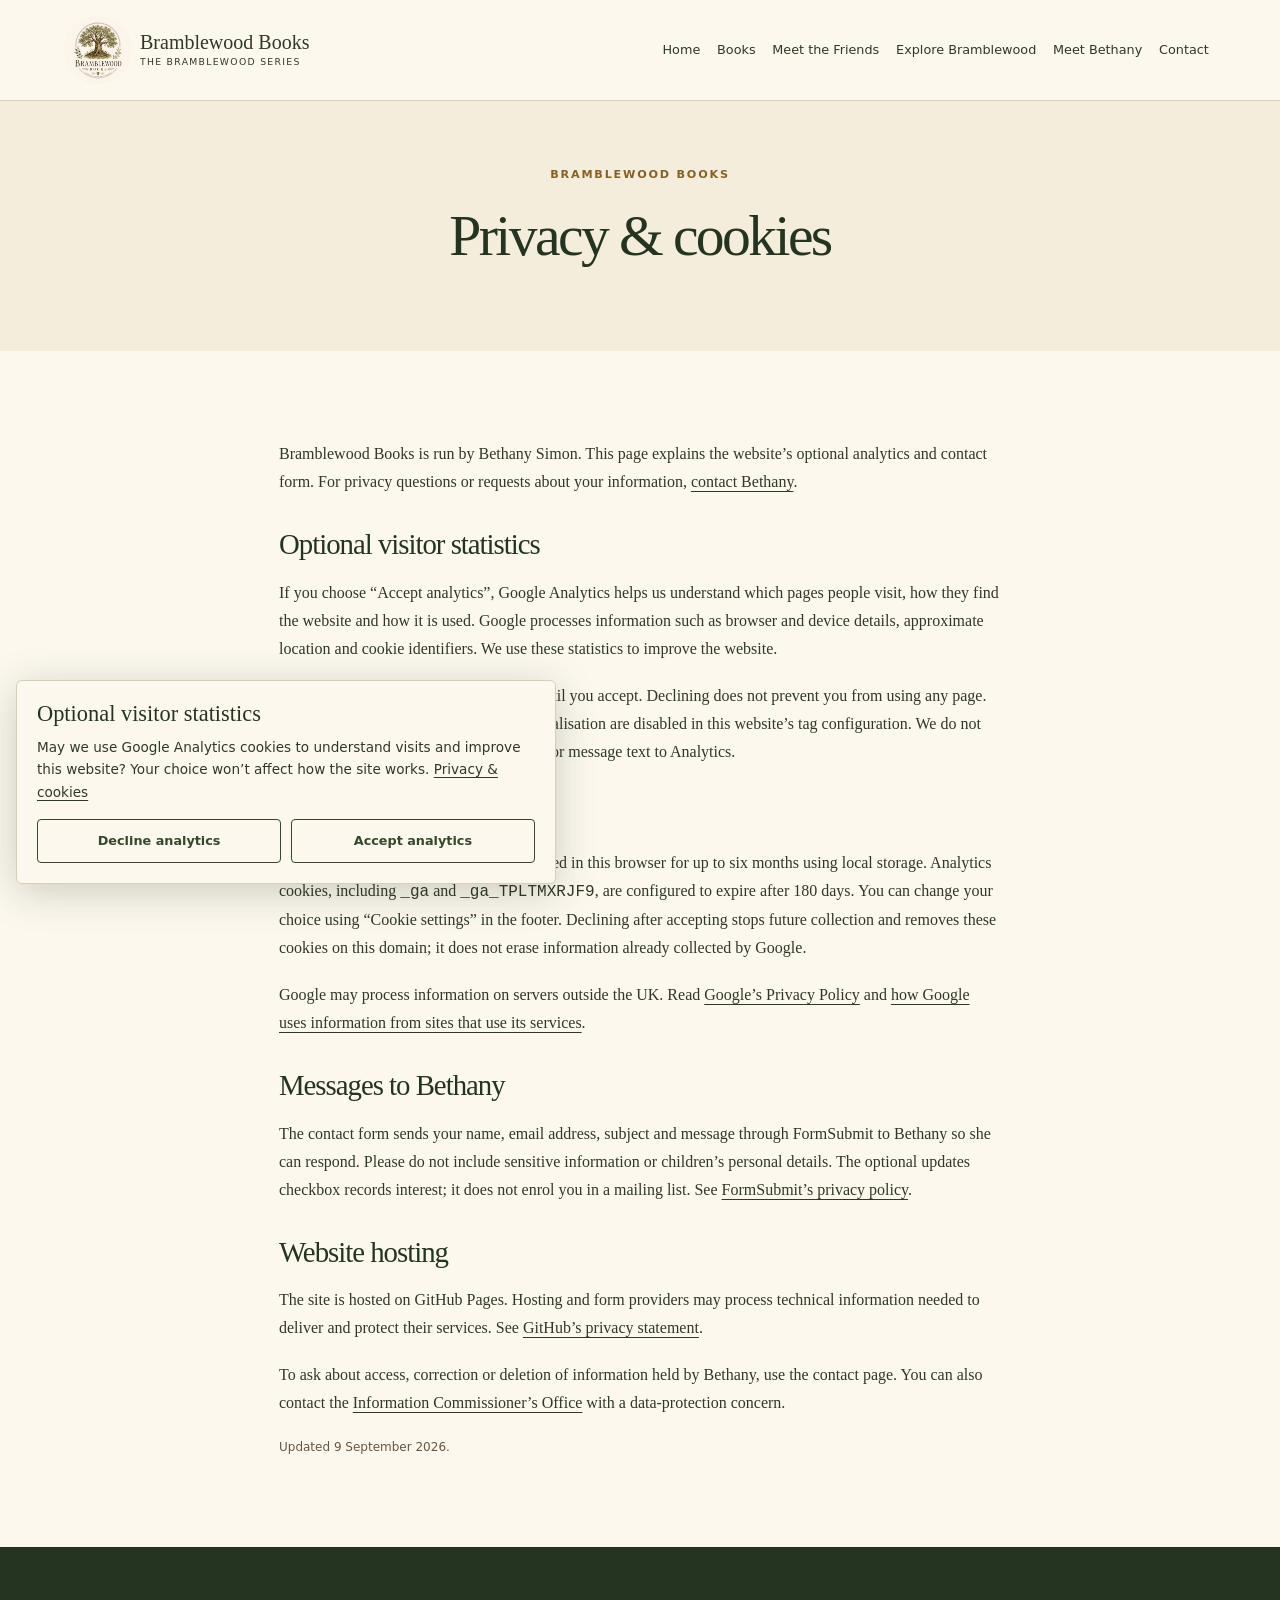
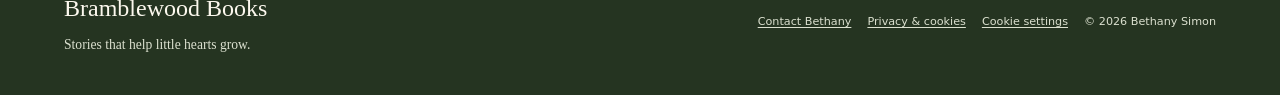
<file: privacy.html>
<!doctype html>
<html lang="en">
<head>
<meta charset="utf-8">
<meta name="viewport" content="width=device-width,initial-scale=1">
<meta name="theme-color" content="#234c37">
<link rel="stylesheet" href="styles.css?v=analytics-1">
<meta name="description" content="How Bramblewood Books uses optional analytics and handles messages.">
<title>Privacy &amp; Cookies | Bramblewood Books</title>
<link rel="canonical" href="https://bramblewoodbooks.com/privacy.html">
</head>
<body>
<a class="skip-link" href="#main">Skip to content</a>
<header class="site-header">
  <a class="brand" href="index.html">
    <img class="brand-logo" src="bramblewood-logo.jpg" width="1080" height="1080" alt="" decoding="async">
    <span><strong>Bramblewood Books</strong><small>The Bramblewood Series</small></span>
  </a>
  <button class="menu-toggle" type="button" aria-expanded="false" aria-controls="main-nav" hidden>Menu <span aria-hidden="true">☰</span></button>
  <nav id="main-nav" class="nav" aria-label="Main navigation">
    <a href="index.html">Home</a>
    <a href="books.html">Books</a>
    <a href="friends.html">Meet the Friends</a>
    <a href="explore.html">Explore Bramblewood</a>
    <a href="about.html">Meet Bethany</a>
    <a href="contact.html">Contact</a>
  </nav>
</header>
<main id="main"><section class="page-hero"><p class="kicker">BRAMBLEWOOD BOOKS</p><h1>Privacy &amp; cookies</h1></section>
<section class="privacy-copy section">
<p>Bramblewood Books is run by Bethany Simon. This page explains the website’s optional analytics and contact form. For privacy questions or requests about your information, <a href="contact.html">contact Bethany</a>.</p>
<h2>Optional visitor statistics</h2>
<p>If you choose “Accept analytics”, Google Analytics helps us understand which pages people visit, how they find the website and how it is used. Google processes information such as browser and device details, approximate location and cookie identifiers. We use these statistics to improve the website.</p>
<p>The Google Analytics tag does not load until you accept. Declining does not prevent you from using any page. Advertising signals and advertising personalisation are disabled in this website’s tag configuration. We do not intentionally send names, email addresses or message text to Analytics.</p>
<h2>Your choice</h2>
<p>Your accept or decline choice is remembered in this browser for up to six months using local storage. Analytics cookies, including <code>_ga</code> and <code>_ga_TPLTMXRJF9</code>, are configured to expire after 180 days. You can change your choice using “Cookie settings” in the footer. Declining after accepting stops future collection and removes these cookies on this domain; it does not erase information already collected by Google.</p>
<p>Google may process information on servers outside the UK. Read <a href="https://policies.google.com/privacy">Google’s Privacy Policy</a> and <a href="https://policies.google.com/technologies/partner-sites">how Google uses information from sites that use its services</a>.</p>
<h2>Messages to Bethany</h2>
<p>The contact form sends your name, email address, subject and message through FormSubmit to Bethany so she can respond. Please do not include sensitive information or children’s personal details. The optional updates checkbox records interest; it does not enrol you in a mailing list. See <a href="https://formsubmit.co/privacy.pdf">FormSubmit’s privacy policy</a>.</p>
<h2>Website hosting</h2>
<p>The site is hosted on GitHub Pages. Hosting and form providers may process technical information needed to deliver and protect their services. See <a href="https://docs.github.com/en/site-policy/privacy-policies/github-general-privacy-statement">GitHub’s privacy statement</a>.</p>
<p>To ask about access, correction or deletion of information held by Bethany, use the contact page. You can also contact the <a href="https://ico.org.uk/make-a-complaint/">Information Commissioner’s Office</a> with a data-protection concern.</p>
<p class="form-note">Updated 9 September 2026.</p>
</section></main>
<footer>
  <div>
    <strong>Bramblewood Books</strong>
    <p>Stories that help little hearts grow.</p>
  </div>
  <div class="footer-right">
    <a href="contact.html">Contact Bethany</a>
    <a href="privacy.html">Privacy &amp; cookies</a>
    <button class="cookie-settings" type="button" data-analytics-settings hidden>Cookie settings</button>
    <span>© 2026 Bethany Simon</span>
  </div>
</footer>
<script src="script.js?v=concise-1"></script>
<aside id="analytics-choice" class="analytics-choice" aria-labelledby="analytics-heading" hidden>
<h2 id="analytics-heading">Optional visitor statistics</h2>
<p>May we use Google Analytics cookies to understand visits and improve this website? Your choice won’t affect how the site works. <a href="privacy.html">Privacy &amp; cookies</a></p>
<div class="analytics-buttons"><button type="button" data-analytics-choice="decline">Decline analytics</button><button type="button" data-analytics-choice="accept">Accept analytics</button></div>
</aside>
<script src="analytics.js?v=1" defer></script>
</body>
</html>
</file>
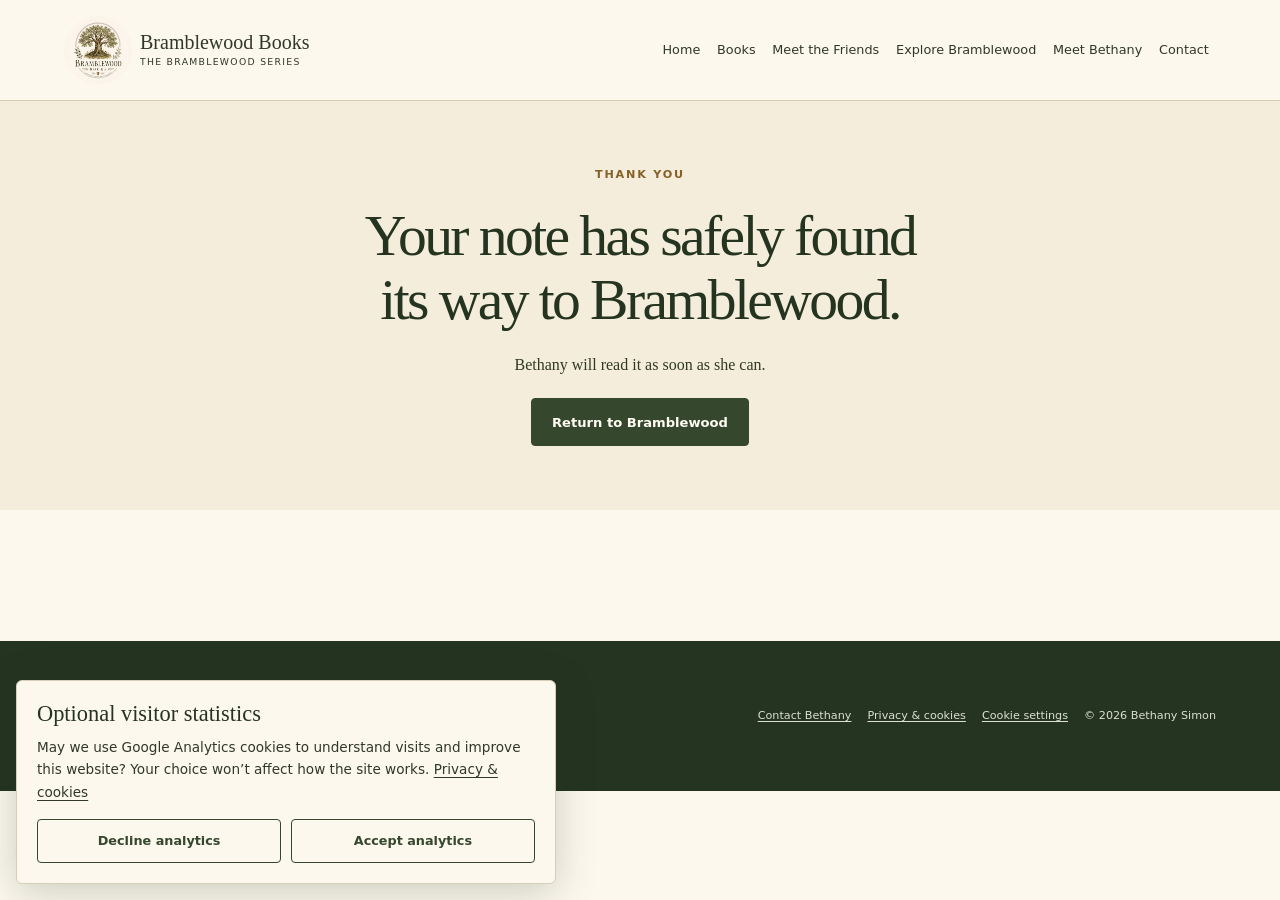
<file: thanks.html>
<!doctype html>
<html lang="en">
<head>
<meta charset="utf-8">
<meta name="viewport" content="width=device-width,initial-scale=1">
<meta name="theme-color" content="#234c37">
<link rel="stylesheet" href="styles.css?v=analytics-1">
<meta name="description" content="Thank you for contacting Bramblewood Books.">
<title>Thank You | Bramblewood Books</title>
<link rel="canonical" href="https://bramblewoodbooks.com/thanks.html">
<meta name="robots" content="noindex">
</head>
<body>
<a class="skip-link" href="#main">Skip to content</a>
<header class="site-header">
  <a class="brand" href="index.html">
    <img class="brand-logo" src="bramblewood-logo.jpg" width="1080" height="1080" alt="" decoding="async">
    <span><strong>Bramblewood Books</strong><small>The Bramblewood Series</small></span>
  </a>
  <button class="menu-toggle" type="button" aria-expanded="false" aria-controls="main-nav" hidden>Menu <span aria-hidden="true">☰</span></button>
  <nav id="main-nav" class="nav" aria-label="Main navigation">
    <a href="index.html">Home</a>
    <a href="books.html">Books</a>
    <a href="friends.html">Meet the Friends</a>
    <a href="explore.html">Explore Bramblewood</a>
    <a href="about.html">Meet Bethany</a>
    <a href="contact.html">Contact</a>
  </nav>
</header>
<main id="main">

<section class="page-hero">
  <p class="kicker">THANK YOU</p>
  <h1>Your note has safely found its way to Bramblewood.</h1>
  <p>Bethany will read it as soon as she can.</p>
  <a class="btn btn-primary" href="index.html">Return to Bramblewood</a>
</section>

</main>
<footer>
  <div>
    <strong>Bramblewood Books</strong>
    <p>Stories that help little hearts grow.</p>
  </div>
  <div class="footer-right">
    <a href="contact.html">Contact Bethany</a>
    <a href="privacy.html">Privacy &amp; cookies</a>
    <button class="cookie-settings" type="button" data-analytics-settings hidden>Cookie settings</button>
    <span>© 2026 Bethany Simon</span>
  </div>
</footer>
<script src="script.js?v=concise-1"></script>
<aside id="analytics-choice" class="analytics-choice" aria-labelledby="analytics-heading" hidden>
<h2 id="analytics-heading">Optional visitor statistics</h2>
<p>May we use Google Analytics cookies to understand visits and improve this website? Your choice won’t affect how the site works. <a href="privacy.html">Privacy &amp; cookies</a></p>
<div class="analytics-buttons"><button type="button" data-analytics-choice="decline">Decline analytics</button><button type="button" data-analytics-choice="accept">Accept analytics</button></div>
</aside>
<script src="analytics.js?v=1" defer></script>
</body>
</html>
</file>
<file: styles.css>
/* Bramblewood Books — mobile-first, no build tools or external fonts required. */
:root{--forest:#35472c;--deep:#253421;--sage:#e6e8d9;--cream:#f5eddb;--paper:#fcf8ee;--brown:#665640;--gold:#856127;--ink:#303827;--line:#d7ceb6;--gutter:clamp(1.25rem,5vw,5rem)}
*{box-sizing:border-box}html{scroll-behavior:smooth}body{margin:0;color:var(--ink);background:var(--paper);font-family:Georgia,'Times New Roman',serif;font-size:1rem;line-height:1.75}img{display:block;max-width:100%;height:auto}a{color:inherit;text-underline-offset:.22em}button,input,textarea{font:inherit}button,a,input,textarea{-webkit-tap-highlight-color:transparent}button{cursor:pointer}button:disabled{cursor:default;opacity:.45}[hidden]{display:none!important}:focus-visible{outline:3px solid #9c6c24;outline-offset:4px}h1,h2,h3,p{overflow-wrap:break-word}h1,h2,h3{font-weight:400;line-height:1.12;color:var(--deep);margin:0 0 1.15rem;text-wrap:balance}h1{font-size:clamp(2.5rem,5.4vw,5.25rem);letter-spacing:-.045em}h2{font-size:clamp(2rem,3.7vw,3.5rem);letter-spacing:-.035em}h3{font-size:1.55rem}p{margin:0 0 1.2rem}figure{margin:0}main{min-height:60vh}main>*{min-width:0}.skip-link{position:fixed;top:-100px;left:1rem;padding:1rem;background:white;z-index:100}.skip-link:focus{top:1rem}.kicker,.tag,.chapter-number{font-family:system-ui,sans-serif;font-size:.7rem;font-weight:650;letter-spacing:.16em;color:var(--gold)}
.site-header{display:flex;align-items:center;justify-content:space-between;flex-wrap:wrap;gap:1rem;padding:1rem var(--gutter);border-bottom:1px solid var(--line);background:var(--paper)}.brand{display:flex;align-items:center;gap:.6rem;text-decoration:none}.brand-mark{font-size:2rem;color:var(--gold)}.brand strong{display:block;font-size:clamp(1.05rem,2vw,1.4rem);font-weight:400;line-height:1.2}.brand small{display:block;font: .58rem/1.8 system-ui,sans-serif;letter-spacing:.14em;text-transform:uppercase}.menu-toggle{min-height:44px;padding:.4rem .7rem;background:transparent;border:1px solid var(--line);border-radius:4px;font: .8rem system-ui,sans-serif}.menu-toggle span{margin-left:.3rem}.nav{width:100%;display:grid;gap:.2rem}.nav a{padding:.65rem .8rem;min-height:44px;text-decoration:none;font: .8rem/1.8 system-ui,sans-serif}.nav a:hover,.nav a[aria-current]{background:var(--sage);border-radius:3px}.nav[data-enhanced]:not(.is-open){display:none}
.hero{display:grid;gap:2.5rem;align-items:center;padding:3rem var(--gutter);background:radial-gradient(ellipse at 80% 20%,#e9dfc1,transparent 60%),var(--cream)}.hero-copy{max-width:620px}.hero h1{max-width:11ch}.intro{color:var(--brown);max-width:48ch}.hero-cover{width:100%;max-width:530px;justify-self:center}.hero-cover img{width:100%;border:6px solid var(--paper);outline:1px solid var(--line);box-shadow:0 20px 45px #3a38232b;border-radius:3px}.buttons{display:flex;flex-wrap:wrap;gap:.7rem;margin-top:1.5rem}.btn{display:inline-flex;min-height:48px;align-items:center;justify-content:center;padding:.8rem 1.25rem;border:1px solid var(--forest);border-radius:4px;text-decoration:none;font:600 .82rem/1.5 system-ui,sans-serif;transition:background .15s}.btn-primary{background:var(--forest);color:#fffdf4}.btn-primary:hover{background:#202e1b}.btn-ghost{background:transparent;color:var(--forest)}.btn-ghost:hover{background:#e2ddc8}.welcome-strip{display:flex;flex-wrap:wrap;align-items:center;justify-content:center;gap:.65rem;padding:1.15rem var(--gutter);background:var(--forest);color:var(--paper);font-size:clamp(.8rem,2vw,1rem);font-style:italic}.welcome-strip p{margin:0}.welcome-strip span{color:#d8bc79;font-size:.7rem}
.section{padding:clamp(3rem,7vw,6rem) var(--gutter)}.section-heading{max-width:760px;margin:0 auto 2.5rem;text-align:center}.sage{background:var(--sage)}.split{display:grid;gap:2.5rem;align-items:center}.story-art{display:block;overflow:hidden;border-radius:50% 50% 3px 3px;box-shadow:0 10px 30px #30382718}.story-art img{width:100%;aspect-ratio:1/1;object-fit:cover;object-position:right}.home-cards,.heart-grid{display:grid;gap:1rem;max-width:1200px;margin:auto}.home-card{padding:1.6rem 0;text-decoration:none;border-top:1px solid #aeb49e}.home-card h3{margin-top:1rem}.home-card p{color:var(--brown);margin-bottom:0}.home-card:hover h3{text-decoration:underline}.page-hero{padding:clamp(3rem,7vw,6rem) var(--gutter);background:var(--cream);text-align:center}.page-hero h1{max-width:1000px;margin-inline:auto}.page-hero p{max-width:680px;margin-inline:auto}.page-hero p:last-child{margin-bottom:0}.page-hero.dark{background:var(--forest);color:var(--paper)}.page-hero.dark h1{color:var(--paper)}.page-hero.dark .kicker{color:#dfc489}
.book-card{max-width:1150px;margin:0 auto 3rem}.feature-card{display:grid;gap:2rem;align-items:center}.feature-card>img{width:100%;max-width:480px;justify-self:center;box-shadow:0 15px 35px #30382725}.book-copy{min-width:0}.tag{display:inline-block;margin-bottom:1.25rem}.book-sub{font-style:italic;color:var(--brown)}.availability{display:inline-block;border-top:1px solid var(--line);padding-top:1rem;font-size:.9rem;color:var(--brown)}.next-card{display:grid;gap:1rem;border-top:1px solid var(--line);padding-top:3rem;margin-bottom:0}.next-number{font-size:5rem;line-height:1;color:var(--gold)}.next-card h2{font-size:2rem}.wide-art{max-width:1180px;margin:auto auto 3rem}.wide-art img{width:100%;border:1px solid var(--line)}figcaption{font-size:.83rem;color:var(--brown);padding:1rem 0}.wide-art figcaption a,.map-frame figcaption a{display:inline-flex;align-items:center;min-height:44px}.friend-grid{display:grid;gap:1.5rem;max-width:1180px;margin:auto}.friend-card{padding:1.25rem 0;border-top:1px solid var(--line)}.friend-icon{font-size:2rem;margin-bottom:.6rem}.friend-card h2{font-size:2rem}.friend-card p{margin-bottom:0}.world{display:grid;gap:2rem}.world-copy{max-width:800px}.place-pills{display:flex;gap:.5rem;flex-wrap:wrap}.place-pills span{font: .75rem/1.5 system-ui,sans-serif;padding:.5rem .75rem;border:1px solid var(--line);border-radius:3px}.map-frame{min-width:0;padding:.65rem;background:var(--cream);border:1px solid var(--line)}.map-toolbar{display:flex;gap:.4rem;flex-wrap:wrap;padding:0 0 .65rem;align-items:center}.map-toolbar button{min-height:44px;min-width:44px;padding:.5rem .7rem;background:var(--paper);border:1px solid #b4aa90;border-radius:3px;font: .8rem system-ui,sans-serif}.map-toolbar output{font: .75rem system-ui,sans-serif;color:var(--brown)}.map-viewport{width:100%;height:clamp(320px,60vh,650px);overflow:auto;overscroll-behavior-x:contain;background:#e0ddc9}.map-viewport img{width:1200px;max-width:none}.map-frame figcaption{padding:.8rem .3rem 0;margin:0}
.about-page{display:grid;gap:2rem;max-width:1350px;margin:auto}.author-copy{max-width:720px}.author-copy>p:first-child{font-size:1.2rem}.signoff{margin-top:2rem;font-size:1.6rem;font-style:italic;color:var(--forest)}.author-note{padding:2rem;background:var(--cream);border-block:1px solid var(--line)}.author-note blockquote{font-size:clamp(1.7rem,3vw,2.5rem);line-height:1.3;margin:1.5rem 0;color:var(--forest);font-style:italic}.author-note>p:not(.kicker){font-size:.9rem;color:var(--brown)}.botanical-mark{font-size:3rem;color:var(--gold)}.heart-grid article{padding:1.5rem;border-top:1px solid #aeb49e;text-align:center}.heart-grid span{font-size:1.7rem}.heart-grid h3{margin-top:1rem}.contact-grid{display:grid;gap:2rem;max-width:1320px;margin:auto}.contact-form{min-width:0;padding:1.25rem;background:var(--cream);border:1px solid var(--line);border-radius:4px}.contact-form label{display:block;font:600 .85rem/1.5 system-ui,sans-serif;margin:1rem 0 .5rem}.contact-form input[type=text],.contact-form input[type=email],.contact-form textarea{width:100%;min-width:0;border:1px solid #ada58f;border-radius:3px;padding:.85rem;background:var(--paper);font-size:1rem;color:var(--ink)}.contact-form textarea{resize:vertical}.contact-form .checkbox-row{display:flex;gap:.7rem;align-items:flex-start;font-weight:400;min-height:44px;padding:.5rem 0;cursor:pointer}.checkbox-row input{flex:0 0 auto;width:20px;height:20px;accent-color:var(--forest)}.form-button{margin-top:1rem;width:100%}.form-note{font:.75rem/1.7 system-ui,sans-serif;color:var(--brown);margin:1rem 0 0}footer{padding:2.5rem var(--gutter);background:var(--deep);color:var(--paper);display:flex;justify-content:space-between;gap:2rem;flex-wrap:wrap}footer strong{font-size:1.5rem;font-weight:400}footer p{font-size:.85rem;margin:.25rem 0 0;color:#dbe0cf}.footer-right{display:flex;flex-wrap:wrap;gap:.7rem 1rem;align-items:center;font: .7rem/1.7 system-ui,sans-serif;color:#dbe0cf}.hidden-mouse{opacity:.7}
@media(min-width:650px){.friend-grid,.heart-grid{grid-template-columns:repeat(2,minmax(0,1fr))}.home-cards{grid-template-columns:repeat(3,minmax(0,1fr));gap:2rem}.next-card{grid-template-columns:130px minmax(0,1fr)}.contact-form{padding:2rem}.form-button{width:auto}}
@media(min-width:900px){.hero{grid-template-columns:1fr 1fr;padding-block:4.5rem;gap:4rem}.split{grid-template-columns:1fr 1fr;gap:5rem}.feature-card{grid-template-columns:minmax(0,1fr) minmax(0,1.2fr);gap:4rem}.about-page{grid-template-columns:minmax(0,1.3fr) minmax(0,.8fr);gap:4rem}.contact-grid{grid-template-columns:minmax(0,.8fr) minmax(0,1.2fr);gap:4rem}.friend-grid{grid-template-columns:repeat(4,minmax(0,1fr))}.heart-grid{grid-template-columns:repeat(3,minmax(0,1fr))}.map-frame{padding:1rem}.world-copy{max-width:900px}.world-copy h2{max-width:650px}}
@media(min-width:1180px){.site-header{flex-wrap:nowrap;gap:1rem}.menu-toggle{display:none!important}.nav,.nav[data-enhanced]:not(.is-open){display:flex;width:auto;gap:.15rem}.nav a{white-space:nowrap;padding:.6rem}.hero,.section,.page-hero{padding-inline:max(var(--gutter),calc((100vw - 1280px)/2))}}
@media(prefers-reduced-motion:reduce){html{scroll-behavior:auto}*{transition:none!important}}

/* Supplied Bramblewood oak-tree identity. Preserve the complete artwork. */
.brand-logo{width:52px;height:52px;object-fit:contain;flex:0 0 auto;border-radius:50%}
.home-page .home-brand-art{width:230px;max-width:70%;height:auto;margin:0 auto 1.5rem;border-radius:4px}
@media(min-width:650px){.brand-logo{width:68px;height:68px}.home-page .home-brand-art{width:280px}}
@media(min-width:1180px){.site-header{gap:.5rem}.brand{gap:.5rem}.brand strong{font-size:1.25rem}.nav a{padding-inline:.45rem}}

/* Editorial refinements: concise page introductions and consistent spacing. */
.page-hero{padding-block:clamp(2.5rem,5vw,4rem)}
.page-hero h1{font-size:clamp(2.5rem,4.5vw,4.2rem)}
.author-emblem{margin:0;max-width:380px;align-self:center;justify-self:center}
.author-emblem img{width:100%;height:auto;border-radius:4px}
.contact-grid{display:block;max-width:780px}
.friend-card>.kicker{margin-bottom:.8rem}
.footer-right a{display:inline-flex;align-items:center;min-height:44px}
.home-page .home-book{padding-block:3rem}
@media(min-width:900px){.about-page{align-items:center}}

/* Optional analytics choice: equal-weight controls, keyboard accessible. */
.cookie-settings{background:transparent;color:inherit;border:0;text-decoration:underline;text-underline-offset:.22em;min-height:44px;padding:.4rem 0;font:inherit}
.analytics-choice{position:fixed;z-index:100;bottom:1rem;left:1rem;right:1rem;max-width:540px;max-height:85vh;overflow:auto;padding:1.25rem;background:var(--paper);border:1px solid var(--line);border-radius:6px;box-shadow:0 8px 40px #25342138}
.analytics-choice h2{font-size:1.4rem;margin-bottom:.6rem;letter-spacing:normal}
.analytics-choice p{font: .85rem/1.65 system-ui,sans-serif;margin-bottom:1rem}
.analytics-buttons{display:flex;flex-wrap:wrap;gap:.6rem}
.analytics-buttons button{flex:1 1 150px;min-height:44px;padding:.7rem;border:1px solid var(--forest);background:var(--paper);color:var(--forest);border-radius:4px;font:600 .8rem/1.5 system-ui,sans-serif}
.analytics-buttons button:hover{background:var(--sage)}
.privacy-copy{max-width:850px;margin:auto}.privacy-copy h2{font-size:1.8rem;margin-top:2rem}.privacy-copy code{overflow-wrap:anywhere}
</file>
